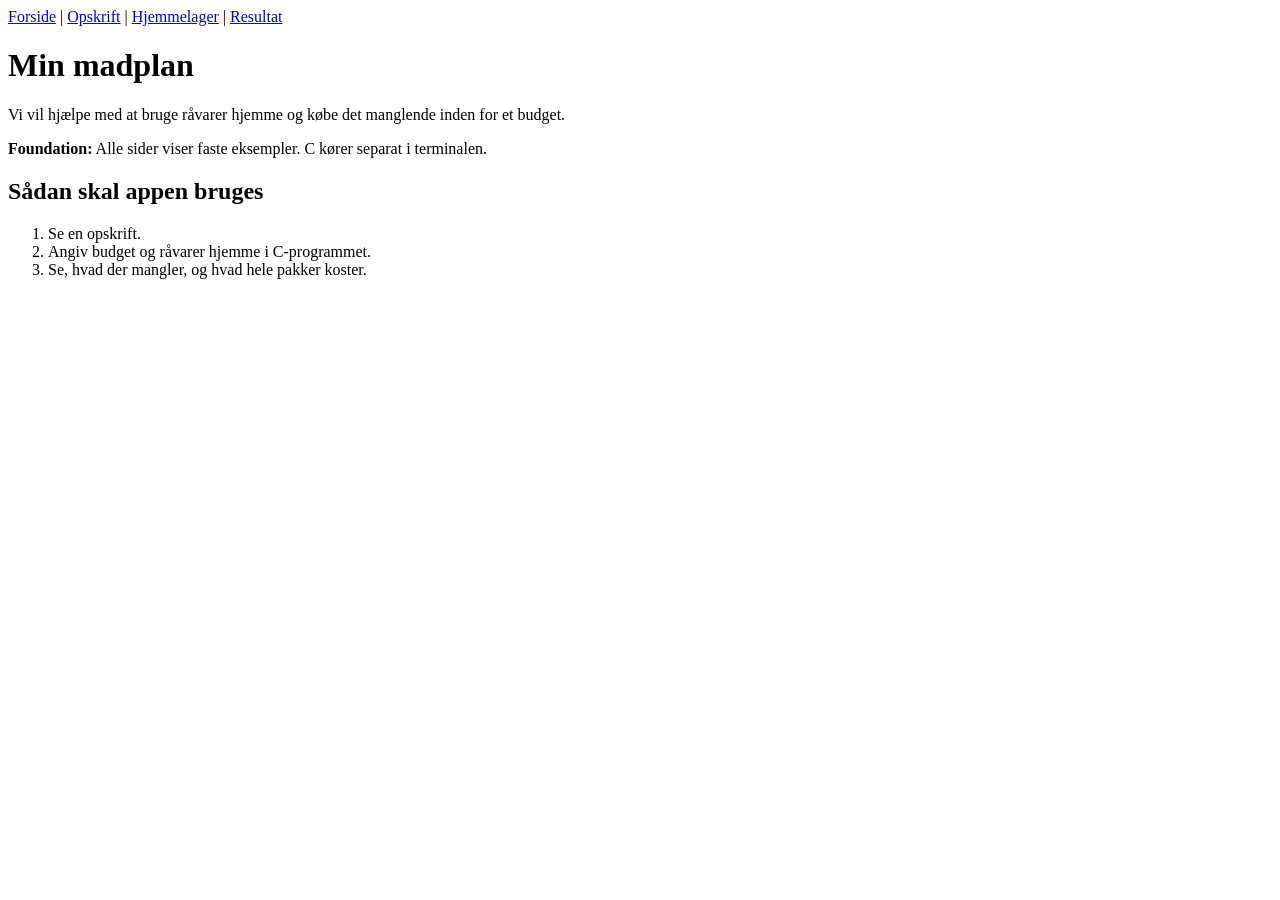
<file: html/index.html>
<!doctype html>
<html lang="da">
<head>
  <meta charset="utf-8">
  <meta name="viewport" content="width=device-width, initial-scale=1">
  <title>Madplan - Madplan</title>
</head>
<body>
  <nav aria-label="Hovedmenu">
    <a href="index.html">Forside</a> |
    <a href="opskrift.html">Opskrift</a> |
    <a href="lager.html">Hjemmelager</a> |
    <a href="resultat.html">Resultat</a>
  </nav>
  <main>
    <h1>Min madplan</h1>
    <p>Vi vil hjælpe med at bruge råvarer hjemme og købe det manglende inden for et budget.</p>
    <p><strong>Foundation:</strong> Alle sider viser faste eksempler. C kører separat i terminalen.</p>
    <h2>Sådan skal appen bruges</h2>
    <ol>
      <li>Se en opskrift.</li>
      <li>Angiv budget og råvarer hjemme i C-programmet.</li>
      <li>Se, hvad der mangler, og hvad hele pakker koster.</li>
    </ol>
    <!-- MERT - TODO 1: Skriv jeres egen korte introduktion.
         TODO 2: Prøv alle links på alle sider.
         TODO 3: Tilføj senere et link til C-programmets genererede resultat. -->
  </main>
</body>
</html>
</file>
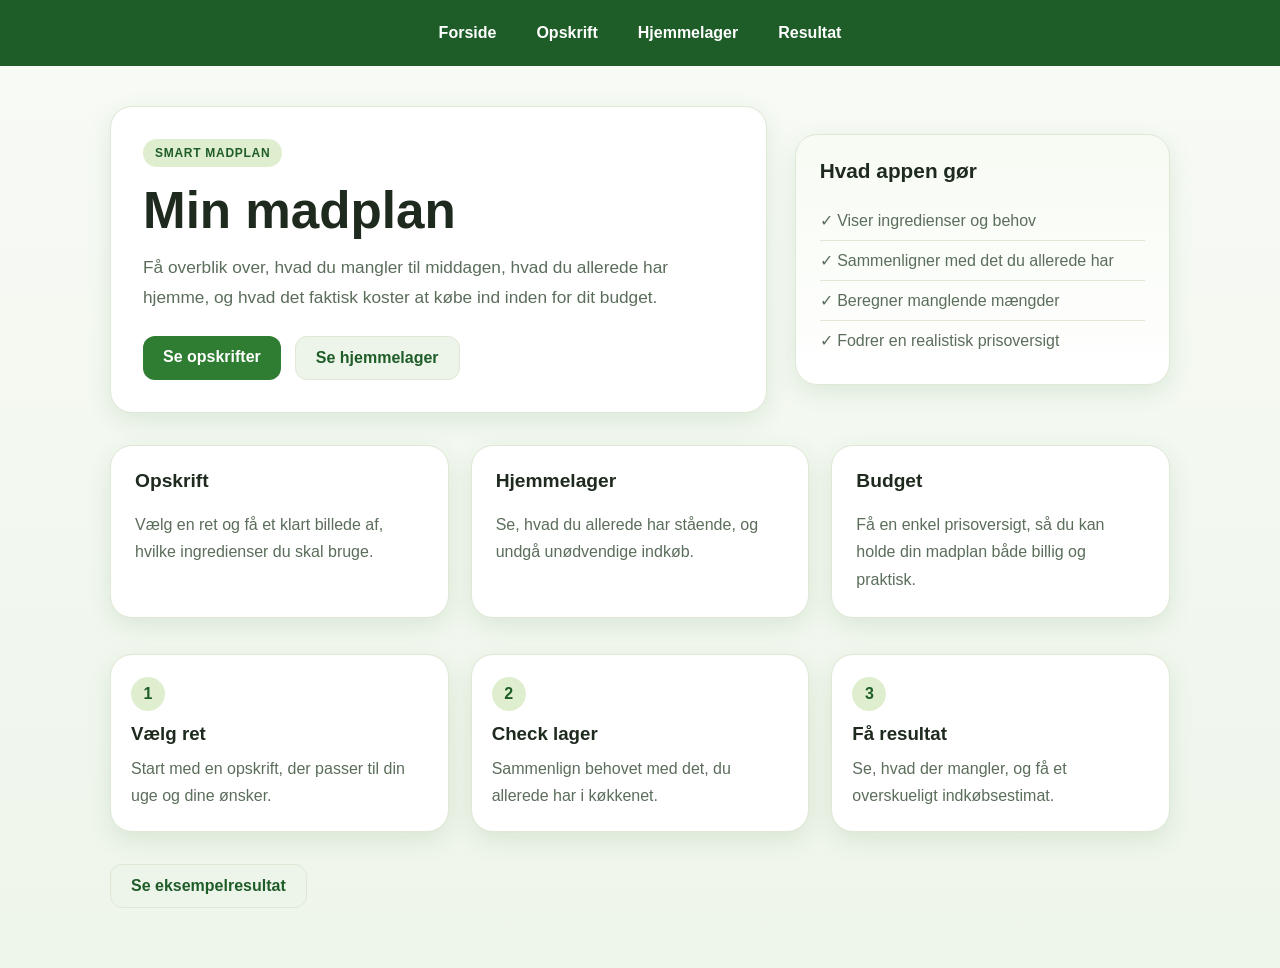
<file: web/index.html>
<!doctype html>
<html lang="da">
<head>
  <meta charset="utf-8">
  <meta name="viewport" content="width=device-width, initial-scale=1">
  <title>Madplan</title>
  <style>
    :root {
      --bg: #f5f8f2;
      --card: #ffffff;
      --primary: #2f7d32;
      --primary-dark: #1f5d28;
      --accent: #dfeecf;
      --text: #1f2a1f;
      --muted: #5b6d5b;
      --border: #dfe7d5;
      --shadow: 0 8px 24px rgba(47, 125, 50, 0.12);
    }

    * { box-sizing: border-box; }

    body {
      margin: 0;
      font-family: Arial, sans-serif;
      background: linear-gradient(180deg, #f8fbf6 0%, #eef5ea 100%);
      color: var(--text);
    }

    nav {
      background: var(--primary-dark);
      padding: 16px 32px;
      display: flex;
      flex-wrap: wrap;
      gap: 12px;
      justify-content: center;
    }

    nav a {
      color: #fff;
      text-decoration: none;
      font-weight: 600;
      padding: 8px 14px;
      border-radius: 999px;
      transition: background 0.2s ease;
    }

    nav a:hover {
      background: rgba(255,255,255,0.12);
    }

    main {
      max-width: 1100px;
      margin: 0 auto;
      padding: 40px 20px 60px;
    }

    .hero {
      display: grid;
      grid-template-columns: 1.4fr 0.8fr;
      gap: 28px;
      align-items: center;
      margin-bottom: 32px;
    }

    .hero-copy, .hero-card, .info-card, .step-card {
      background: var(--card);
      border: 1px solid var(--border);
      border-radius: 22px;
      box-shadow: var(--shadow);
    }

    .hero-copy {
      padding: 32px;
    }

    .eyebrow {
      display: inline-block;
      background: var(--accent);
      color: var(--primary-dark);
      padding: 7px 12px;
      border-radius: 999px;
      font-size: 12px;
      font-weight: 700;
      letter-spacing: 0.06em;
      text-transform: uppercase;
      margin-bottom: 16px;
    }

    h1 {
      margin: 0 0 14px;
      font-size: clamp(2.2rem, 4vw, 4rem);
      line-height: 1.1;
    }

    .lead {
      margin: 0 0 24px;
      font-size: 1.08rem;
      line-height: 1.7;
      color: var(--muted);
    }

    .cta-row {
      display: flex;
      flex-wrap: wrap;
      gap: 14px;
      margin-top: 20px;
    }

    .btn {
      display: inline-block;
      text-decoration: none;
      padding: 12px 20px;
      border-radius: 12px;
      font-weight: 700;
      transition: transform 0.2s ease;
    }

    .btn:hover { transform: translateY(-1px); }

    .btn-primary {
      background: var(--primary);
      color: white;
    }

    .btn-secondary {
      background: #edf5eb;
      color: var(--primary-dark);
      border: 1px solid var(--border);
    }

    .hero-card {
      padding: 24px;
      background: linear-gradient(180deg, #f7fbf3 0%, #ffffff 100%);
    }

    .hero-card h2 {
      margin-top: 0;
      font-size: 1.3rem;
    }

    .mini-list {
      list-style: none;
      padding: 0;
      margin: 18px 0 0;
    }

    .mini-list li {
      padding: 10px 0;
      border-bottom: 1px solid var(--border);
      color: var(--muted);
    }

    .mini-list li:last-child { border-bottom: none; }

    .features {
      display: grid;
      grid-template-columns: repeat(3, minmax(0, 1fr));
      gap: 22px;
      margin: 20px 0 36px;
    }

    .info-card {
      padding: 24px;
    }

    .info-card h3 {
      margin-top: 0;
      font-size: 1.2rem;
    }

    .info-card p {
      margin-bottom: 0;
      color: var(--muted);
      line-height: 1.7;
    }

    .steps {
      display: grid;
      grid-template-columns: repeat(3, minmax(0, 1fr));
      gap: 22px;
    }

    .step-card {
      padding: 22px 20px;
    }

    .step-number {
      display: inline-flex;
      justify-content: center;
      align-items: center;
      width: 34px;
      height: 34px;
      border-radius: 50%;
      background: var(--accent);
      color: var(--primary-dark);
      font-weight: 700;
      margin-bottom: 12px;
    }

    .step-card h3 { margin: 0 0 10px; }

    .step-card p {
      margin: 0;
      color: var(--muted);
      line-height: 1.7;
    }

    @media (max-width: 820px) {
      .hero, .features, .steps {
        grid-template-columns: 1fr;
      }
    }
  </style>
</head>
<body>
  <nav aria-label="Hovedmenu">
    <a href="index.html">Forside</a>
    <a href="opskrift.html">Opskrift</a>
    <a href="lager.html">Hjemmelager</a>
    <a href="resultat.html">Resultat</a>
  </nav>

  <main>
    <section class="hero">
      <div class="hero-copy">
        <div class="eyebrow">Smart madplan</div>
        <h1>Min madplan</h1>
        <p class="lead">
          Få overblik over, hvad du mangler til middagen, hvad du allerede har hjemme,
          og hvad det faktisk koster at købe ind inden for dit budget.
        </p>

        <div class="cta-row">
          <a class="btn btn-primary" href="opskrift.html">Se opskrifter</a>
          <a class="btn btn-secondary" href="lager.html">Se hjemmelager</a>
        </div>
      </div>

      <aside class="hero-card">
        <h2>Hvad appen gør</h2>
        <ul class="mini-list">
          <li>✓ Viser ingredienser og behov</li>
          <li>✓ Sammenligner med det du allerede har</li>
          <li>✓ Beregner manglende mængder</li>
          <li>✓ Fodrer en realistisk prisoversigt</li>
        </ul>
      </aside>
    </section>

    <section class="features">
      <article class="info-card">
        <h3>Opskrift</h3>
        <p>Vælg en ret og få et klart billede af, hvilke ingredienser du skal bruge.</p>
      </article>

      <article class="info-card">
        <h3>Hjemmelager</h3>
        <p>Se, hvad du allerede har stående, og undgå unødvendige indkøb.</p>
      </article>

      <article class="info-card">
        <h3>Budget</h3>
        <p>Få en enkel prisoversigt, så du kan holde din madplan både billig og praktisk.</p>
      </article>
    </section>

    <section class="steps">
      <article class="step-card">
        <div class="step-number">1</div>
        <h3>Vælg ret</h3>
        <p>Start med en opskrift, der passer til din uge og dine ønsker.</p>
      </article>

      <article class="step-card">
        <div class="step-number">2</div>
        <h3>Check lager</h3>
        <p>Sammenlign behovet med det, du allerede har i køkkenet.</p>
      </article>

      <article class="step-card">
        <div class="step-number">3</div>
        <h3>Få resultat</h3>
        <p>Se, hvad der mangler, og få et overskueligt indkøbsestimat.</p>
      </article>
    </section>

    <div class="cta-row" style="margin-top: 32px;">
      <a class="btn btn-secondary" href="resultat.html">Se eksempelresultat</a>
      <!-- TODO 3: Tilføj senere et link til C-programmets genererede resultat. -->
    </div>
  </main>
</body>
</html>
</file>
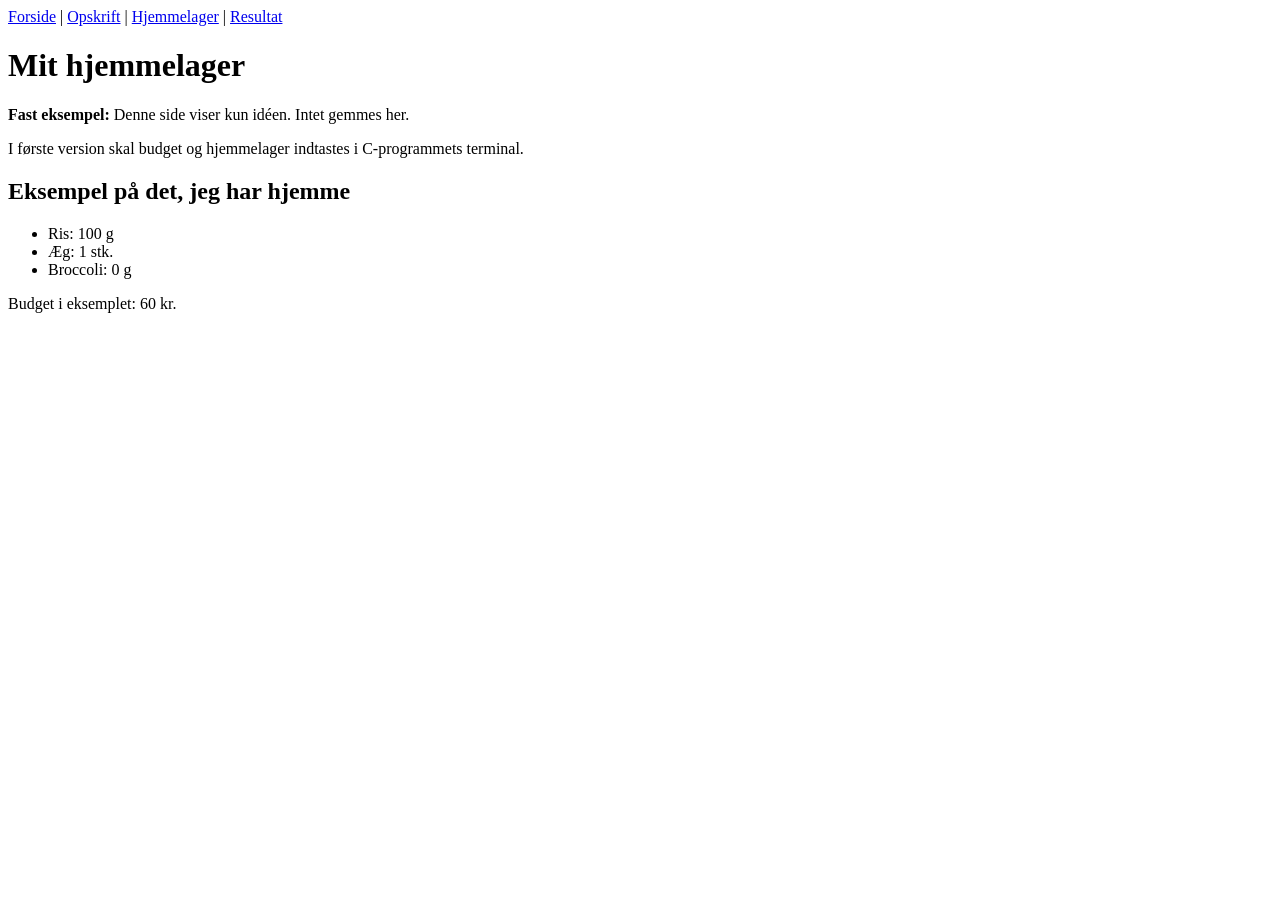
<file: html/lager.html>
<!doctype html>
<html lang="da">
<head>
  <meta charset="utf-8">
  <meta name="viewport" content="width=device-width, initial-scale=1">
  <title>Hjemmelager - Madplan</title>
</head>
<body>
  <nav aria-label="Hovedmenu">
    <a href="index.html">Forside</a> |
    <a href="opskrift.html">Opskrift</a> |
    <a href="lager.html">Hjemmelager</a> |
    <a href="resultat.html">Resultat</a>
  </nav>
  <main>
    <h1>Mit hjemmelager</h1>
    <p><strong>Fast eksempel:</strong> Denne side viser kun idéen. Intet gemmes her.</p>
    <p>I første version skal budget og hjemmelager indtastes i C-programmets terminal.</p>
    <h2>Eksempel på det, jeg har hjemme</h2>
    <ul>
      <li>Ris: 100 g</li>
      <li>Æg: 1 stk.</li>
      <li>Broccoli: 0 g</li>
    </ul>
    <p>Budget i eksemplet: 60 kr.</p>
    <!-- HASIBULLAH - TODO 1: Tilpas oversigten, så den er let at forstå.
         TODO 2: Hold tallene ens med data/varer.txt.
         TODO 3: Hjælp med at prøve opstartsvejledningen.
         Browserinput og gemmeknapper kræver en senere forbindelse til C. -->
  </main>
</body>
</html>
</file>
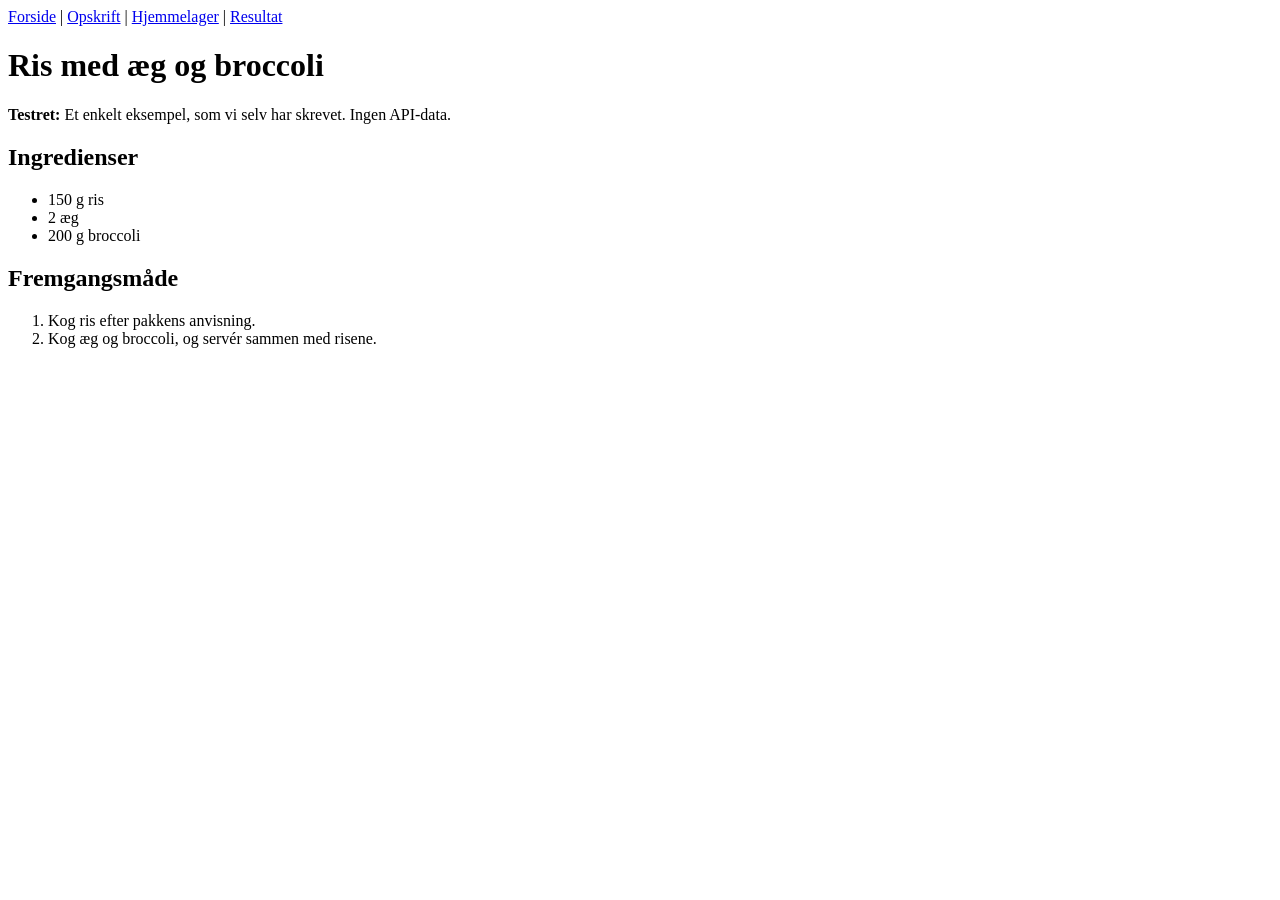
<file: html/opskrift.html>
<!doctype html>
<html lang="da">
<head>
  <meta charset="utf-8">
  <meta name="viewport" content="width=device-width, initial-scale=1">
  <title>Opskrift - Madplan</title>
</head>
<body>
  <nav aria-label="Hovedmenu">
    <a href="index.html">Forside</a> |
    <a href="opskrift.html">Opskrift</a> |
    <a href="lager.html">Hjemmelager</a> |
    <a href="resultat.html">Resultat</a>
  </nav>
  <main>
    <h1>Ris med æg og broccoli</h1>
    <p><strong>Testret:</strong> Et enkelt eksempel, som vi selv har skrevet. Ingen API-data.</p>
    <h2>Ingredienser</h2>
    <ul>
      <li>150 g ris</li>
      <li>2 æg</li>
      <li>200 g broccoli</li>
    </ul>
    <h2>Fremgangsmåde</h2>
    <ol>
      <li>Kog ris efter pakkens anvisning.</li>
      <li>Kog æg og broccoli, og servér sammen med risene.</li>
    </ol>
    <!-- PETER - TODO 1: Tilpas opskriftens tekst og HTML.
         TODO 2: Kontrollér mængder og enheder med Freddy.
         TODO 3 (senere): Vis én kontrolleret API-opskrift med kilde.
         En ny opskrift kræver nye, kontrollerede varevalg til beregningen. -->
  </main>
</body>
</html>
</file>
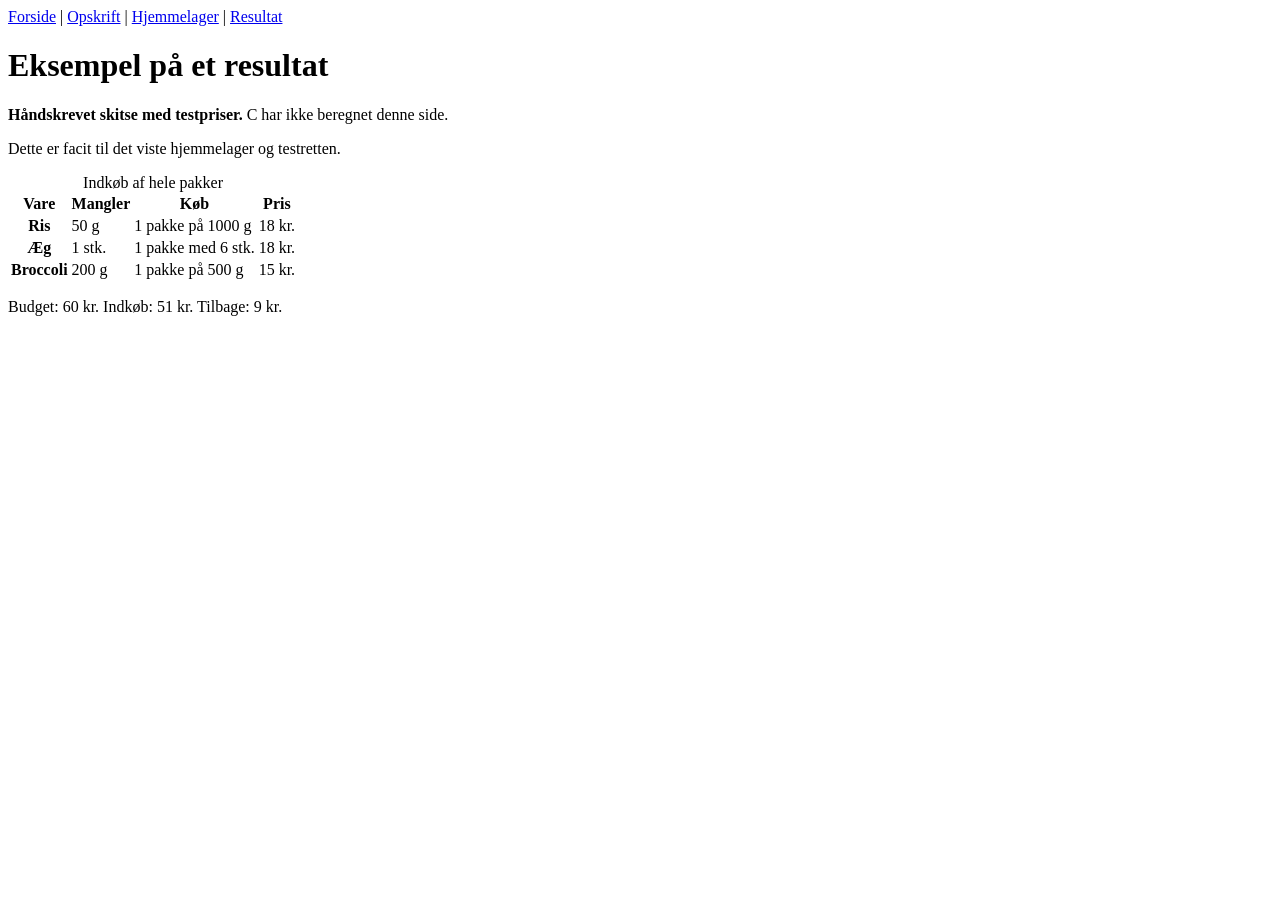
<file: html/resultat.html>
<!doctype html>
<html lang="da">
<head>
  <meta charset="utf-8">
  <meta name="viewport" content="width=device-width, initial-scale=1">
  <title>Resultat - Madplan</title>
</head>
<body>
  <nav aria-label="Hovedmenu">
    <a href="index.html">Forside</a> |
    <a href="opskrift.html">Opskrift</a> |
    <a href="lager.html">Hjemmelager</a> |
    <a href="resultat.html">Resultat</a>
  </nav>
  <main>
    <h1>Eksempel på et resultat</h1>
    <p><strong>Håndskrevet skitse med testpriser.</strong> C har ikke beregnet denne side.</p>
    <p>Dette er facit til det viste hjemmelager og testretten.</p>
    <table>
      <caption>Indkøb af hele pakker</caption>
      <thead><tr><th scope="col">Vare</th><th scope="col">Mangler</th><th scope="col">Køb</th><th scope="col">Pris</th></tr></thead>
      <tbody>
        <tr><th scope="row">Ris</th><td>50 g</td><td>1 pakke på 1000 g</td><td>18 kr.</td></tr>
        <tr><th scope="row">Æg</th><td>1 stk.</td><td>1 pakke med 6 stk.</td><td>18 kr.</td></tr>
        <tr><th scope="row">Broccoli</th><td>200 g</td><td>1 pakke på 500 g</td><td>15 kr.</td></tr>
      </tbody>
    </table>
    <p>Budget: 60 kr. Indkøb: 51 kr. Tilbage: 9 kr.</p>
    <!-- MERT + AK - TODO 1: Aftal, hvordan et resultat skal vises.
         TODO 2: Beskriv også overskredet budget og manglende pris.
         TODO 3 (senere): Lad C skrive resultat-genereret.html.
         Behold denne side som et håndskrevet eksempel. -->
  </main>
</body>
</html>
</file>
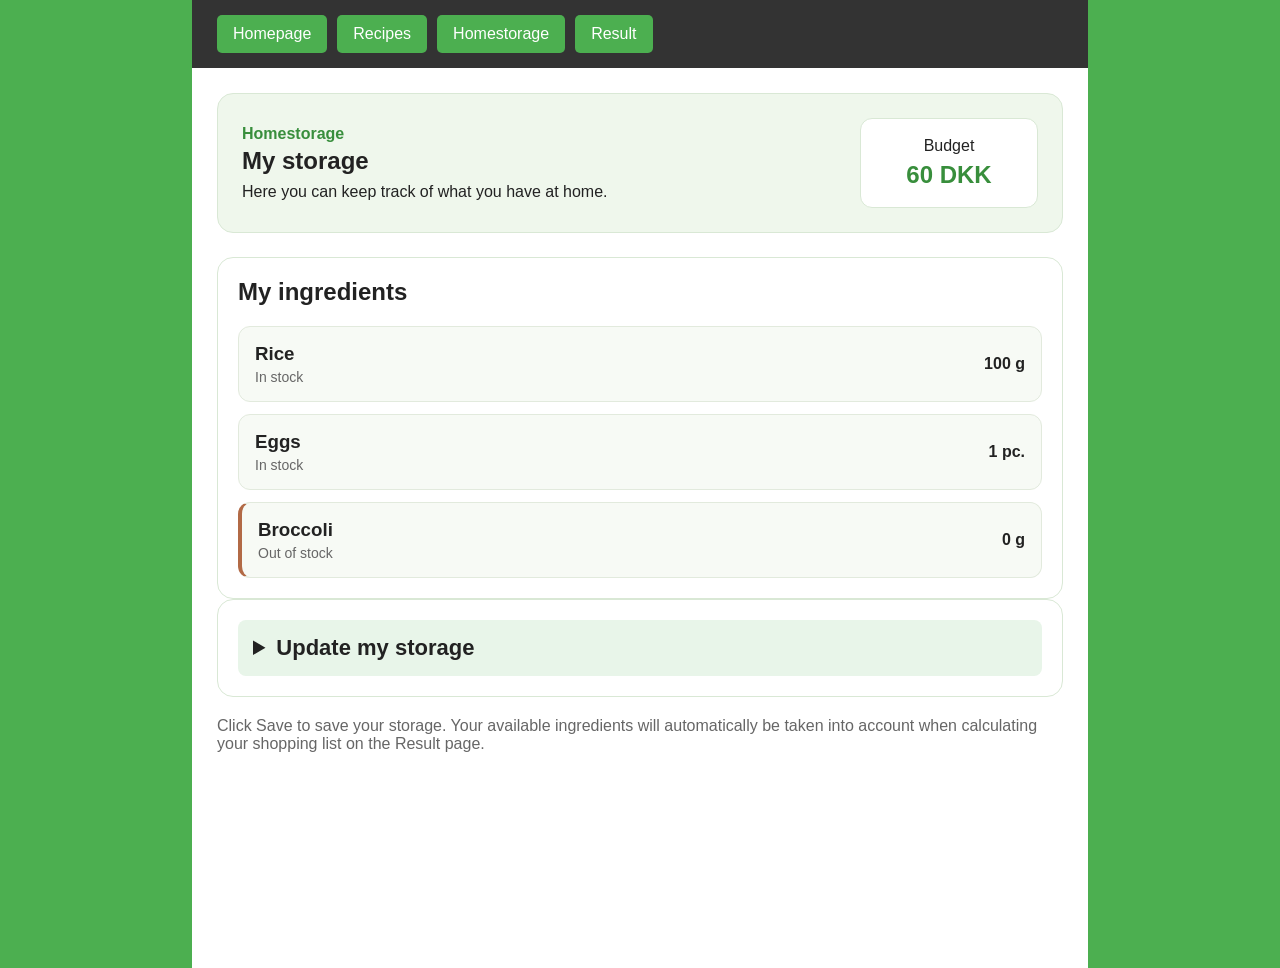
<file: web/lager.html>
<!doctype html>
<html lang="en">
<head>
  <meta charset="utf-8">
  <meta name="viewport" content="width=device-width, initial-scale=1">
  <title>Homestorage - Meal Planner</title>
  <link rel="stylesheet" href="style.css">
</head>
<body>
  <nav aria-label="Main menu">
    <a href="index.html">Homepage</a>
    <a href="opskrift.html">Recipes</a>
    <a href="lager.html">Homestorage</a>
    <a href="resultat.html">Result</a>
  </nav>

  <main>
    <section class="lager-header">
      <div>
        <p class="lager-kategori">Homestorage</p>
        <h1>My storage</h1>
        <p>Here you can keep track of what you have at home.</p>
      </div>

      <div class="budget">
        <span>Budget</span>
        <strong>60 DKK</strong>
      </div>
    </section>

    <section class="lager-kort">
      <h2>My ingredients</h2>

      <div class="vare">
        <div>
          <h3>Rice</h3>
          <p>In stock</p>
        </div>
        <strong>100 g</strong>
      </div>

      <div class="vare">
        <div>
          <h3>Eggs</h3>
          <p>In stock</p>
        </div>
        <strong>1 pc.</strong>
      </div>

      <div class="vare vare-tom">
        <div>
          <h3>Broccoli</h3>
          <p>Out of stock</p>
        </div>
        <strong>0 g</strong>
      </div>
    </section>

    <section class="lager-kort">
      <details class="lager-dropdown">
        <summary>Update my storage</summary>

        <form class="lager-form" action="/cgi-bin/stock.cgi" method="get" target="saved">

          <label>Pasta (g)
            <input name="1" type="number" min="0" max="100000" value="0">
          </label>

          <label>Minced beef (g)
            <input name="2" type="number" min="0" max="100000" value="0">
          </label>

          <label>Rice (g)
            <input name="3" type="number" min="0" max="100000" value="0">
          </label>

          <label>Chicken breast (g)
            <input name="4" type="number" min="0" max="100000" value="0">
          </label>

          <label>Broccoli (g)
            <input name="5" type="number" min="0" max="100000" value="0">
          </label>

          <label>Soy sauce (ml)
            <input name="6" type="number" min="0" max="100000" value="0">
          </label>

          <label>Kidney beans, cooked (g)
            <input name="7" type="number" min="0" max="100000" value="0">
          </label>

          <label>Chopped tomatoes (g)
            <input name="8" type="number" min="0" max="100000" value="0">
          </label>

          <label>Onions (g)
            <input name="9" type="number" min="0" max="100000" value="0">
          </label>

          <label>Red bell pepper (pcs.)
            <input name="10" type="number" min="0" max="100000" value="0">
          </label>

          <label>Canned corn (g)
            <input name="11" type="number" min="0" max="100000" value="0">
          </label>

          <label>Rapeseed oil (ml)
            <input name="12" type="number" min="0" max="100000" value="0">
          </label>

          <label>Salt (g)
            <input name="13" type="number" min="0" max="100000" value="0">
          </label>

          <label>Black pepper (g)
            <input name="14" type="number" min="0" max="100000" value="0">
          </label>

          <label>Paprika (g)
            <input name="15" type="number" min="0" max="100000" value="0">
          </label>

          <label>Cumin (g)
            <input name="16" type="number" min="0" max="100000" value="0">
          </label>

          <label>Chili powder (g)
            <input name="17" type="number" min="0" max="100000" value="0">
          </label>

          <label>Romaine lettuce (pcs.)
            <input name="18" type="number" min="0" max="100000" value="0">
          </label>

          <label>Croutons (g)
            <input name="19" type="number" min="0" max="100000" value="0">
          </label>

          <label>Parmesan (g)
            <input name="20" type="number" min="0" max="100000" value="0">
          </label>

          <label>Caesar dressing (ml)
            <input name="21" type="number" min="0" max="100000" value="0">
          </label>

          <label>Whole wheat pasta (g)
            <input name="22" type="number" min="0" max="100000" value="0">
          </label>

          <label>Black beans, cooked (g)
            <input name="23" type="number" min="0" max="100000" value="0">
          </label>

          <button type="submit">Save</button>
        </form>

        <iframe name="saved" title="Saved storage" width="100%" height="250">
        </iframe>

      </details>
    </section>

    <p class="lager-info">
      Click Save to save your storage. Your available ingredients
      will automatically be taken into account when calculating
      your shopping list on the Result page.
    </p>
  </main>
</body>
</html>
</file>
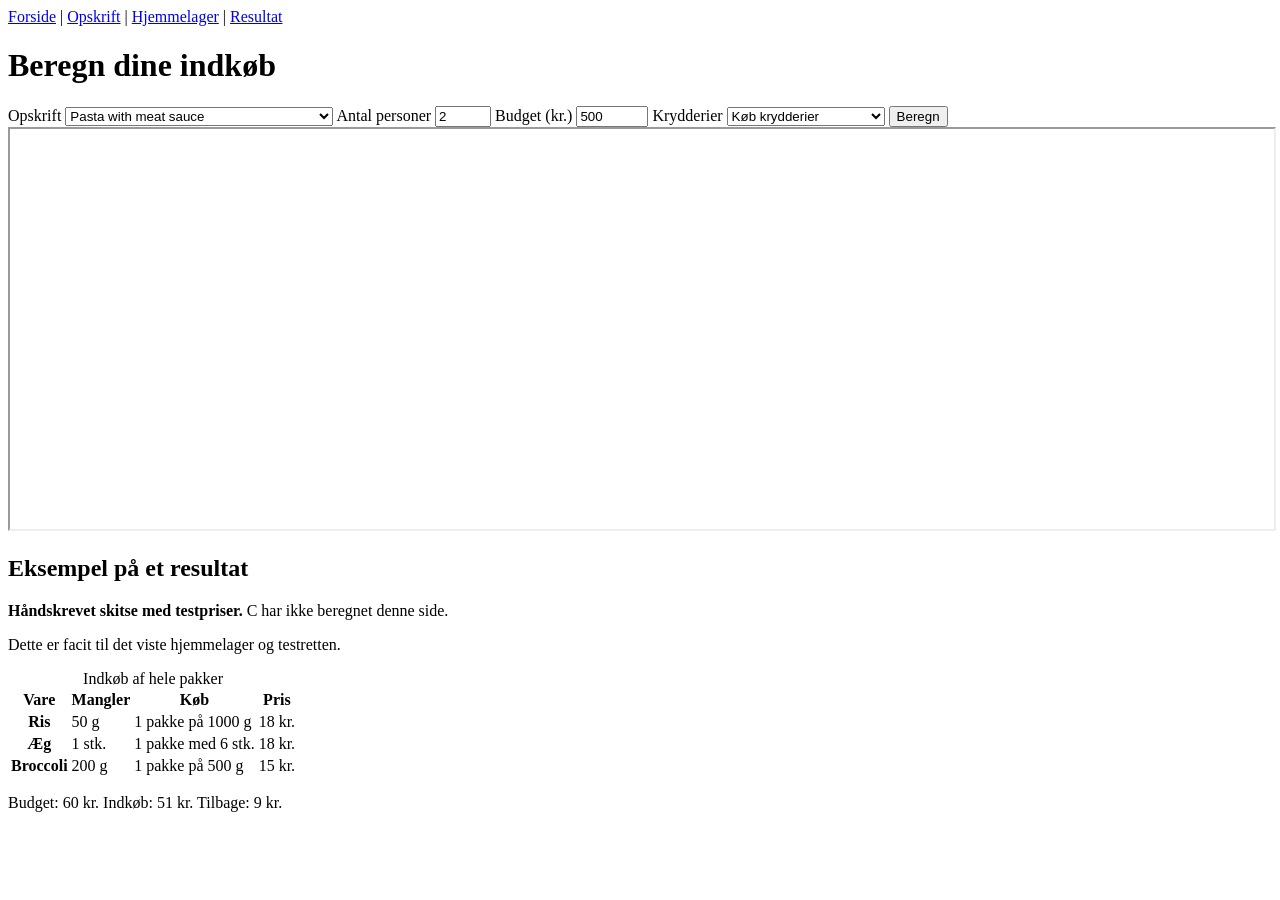
<file: web/resultat.html>
<!doctype html>
<html lang="da">
<head>
  <meta charset="utf-8">
  <meta name="viewport" content="width=device-width, initial-scale=1">
  <title>Resultat - Madplan</title>
</head>
<body>
  <nav aria-label="Hovedmenu">
    <a href="index.html">Forside</a> |
    <a href="opskrift.html">Opskrift</a> |
    <a href="lager.html">Hjemmelager</a> |
    <a href="resultat.html">Resultat</a>
  </nav>
 <main>
    <h1>Beregn dine indkøb</h1>
    <form action="/cgi-bin/mealplan.cgi" method="get" target="result">
      <label>Opskrift
        <select name="recipe">
          <option value="1">Pasta with meat sauce</option>
          <option value="2">Rice with chicken, broccoli and soy sauce</option>
          <option value="3">Chilli con carne with rice</option>
          <option value="4">Chilli sin carne with rice</option>
          <option value="5">Caesar salad with chicken</option>
        </select>
      </label>
      <label>Antal personer <input name="people" type="number" min="1" max="100" value="2"></label>
      <label>Budget (kr.) <input name="budget" type="number" min="0" max="10000" value="500"></label>
      <label>Krydderier
        <select name="spices">
          <option value="1">Køb krydderier</option>
          <option value="0">Har krydderier hjemme</option>
        </select>
      </label>
      <button type="submit">Beregn</button>
    </form>
    <iframe name="result" title="Resultat" width="100%" height="400"></iframe>

    <h2>Eksempel på et resultat</h2>
    <p><strong>Håndskrevet skitse med testpriser.</strong> C har ikke beregnet denne side.</p>
    <p>Dette er facit til det viste hjemmelager og testretten.</p>
    <table>
      <caption>Indkøb af hele pakker</caption>
      <thead><tr><th scope="col">Vare</th><th scope="col">Mangler</th><th scope="col">Køb</th><th scope="col">Pris</th></tr></thead>
      <tbody>
        <tr><th scope="row">Ris</th><td>50 g</td><td>1 pakke på 1000 g</td><td>18 kr.</td></tr>
        <tr><th scope="row">Æg</th><td>1 stk.</td><td>1 pakke med 6 stk.</td><td>18 kr.</td></tr>
        <tr><th scope="row">Broccoli</th><td>200 g</td><td>1 pakke på 500 g</td><td>15 kr.</td></tr>
      </tbody>
    </table>
    <p>Budget: 60 kr. Indkøb: 51 kr. Tilbage: 9 kr.</p>
    <!-- MERT + AK - TODO 1: Aftal, hvordan et resultat skal vises.
         TODO 2: Beskriv også overskredet budget og manglende pris.
         TODO 3 (senere): Lad C skrive resultat-genereret.html.
         Behold denne side som et håndskrevet eksempel. -->
  </main>
</body>
</html>
</file>
<file: web/style.css>
body {
      margin: 0;
      background-color: #4CAF50;
      font-family: Arial, sans-serif;
      color: #222222;
    }

  
    nav,
    main {
      width: 70%;
      margin-left: 15%;
      box-sizing: border-box;
    }

    nav {
      padding: 15px 25px;
      display: flex;
      flex-wrap: wrap;
      gap: 10px;
      background-color: #333333;
    }

    nav a {
      display: inline-block;
      padding: 10px 16px;
      background-color: #4CAF50;
      color: white;
      text-decoration: none;
      border-radius: 5px;
    }

    nav a:hover {
      background-color: #388E3C;
    }

    main {
      min-height: 100vh;
      padding: 25px;
      background-color: white;
    }
    .lager-header {
  display: flex;
  align-items: center;
  justify-content: space-between;
  gap: 20px;
  margin-bottom: 24px;
  padding: 24px;
  background: #eff7ec;
  border: 1px solid #d9e8d5;
  border-radius: 16px;
}

.lager-header h1 {
  margin: 4px 0 8px;
}

.lager-header p {
  margin: 0;
}

.lager-kategori {
  color: #388e3c;
  font-weight: bold;
}

.budget {
  min-width: 140px;
  padding: 18px;
  text-align: center;
  background: white;
  border-radius: 12px;
  border: 1px solid #d9e8d5;
}

.budget span,
.budget strong {
  display: block;
}

.budget strong {
  margin-top: 6px;
  color: #388e3c;
  font-size: 24px;
}

.lager-kort {
  padding: 20px;
  border: 1px solid #d9e8d5;
  border-radius: 16px;
  background: white;
}

.lager-kort h2 {
  margin-top: 0;
}

.vare {
  display: flex;
  align-items: center;
  justify-content: space-between;
  gap: 20px;
  margin-top: 12px;
  padding: 16px;
  background: #f7faf5;
  border: 1px solid #e2eadd;
  border-radius: 12px;
}

.vare h3,
.vare p {
  margin: 0;
}

.vare p {
  margin-top: 4px;
  color: #666;
  font-size: 14px;
}

.vare-tom {
  border-left: 4px solid #b26a46;
}

.lager-info {
  margin-top: 20px;
  color: #666;
}

@media (max-width: 600px) {
  .lager-header {
    align-items: flex-start;
    flex-direction: column;
  }

  .budget {
    width: 100%;
  }
}
.lager-form {
  display: flex;
  flex-direction: column;
  gap: 10px;
}

.lager-form label {
  display: flex;
  justify-content: space-between;
  align-items: center;
}

.lager-form input {
  width: 100px;
  padding: 8px;
}
.lager-dropdown summary {
  cursor: pointer;
  font-size: 22px;
  font-weight: bold;
  background-color: #e8f5e9;
  padding: 15px;
  border-radius: 8px;
}

.lager-dropdown form {
  margin-top: 20px;
}
.lager-form button {
  background-color: #4CAF50;
  color: white;
  border: none;
  border-radius: 5px;
  padding: 12px;
  font-size: 16px;
  cursor: pointer;
}

.lager-form button:hover {
  background-color: #388E3C;
}
</file>
